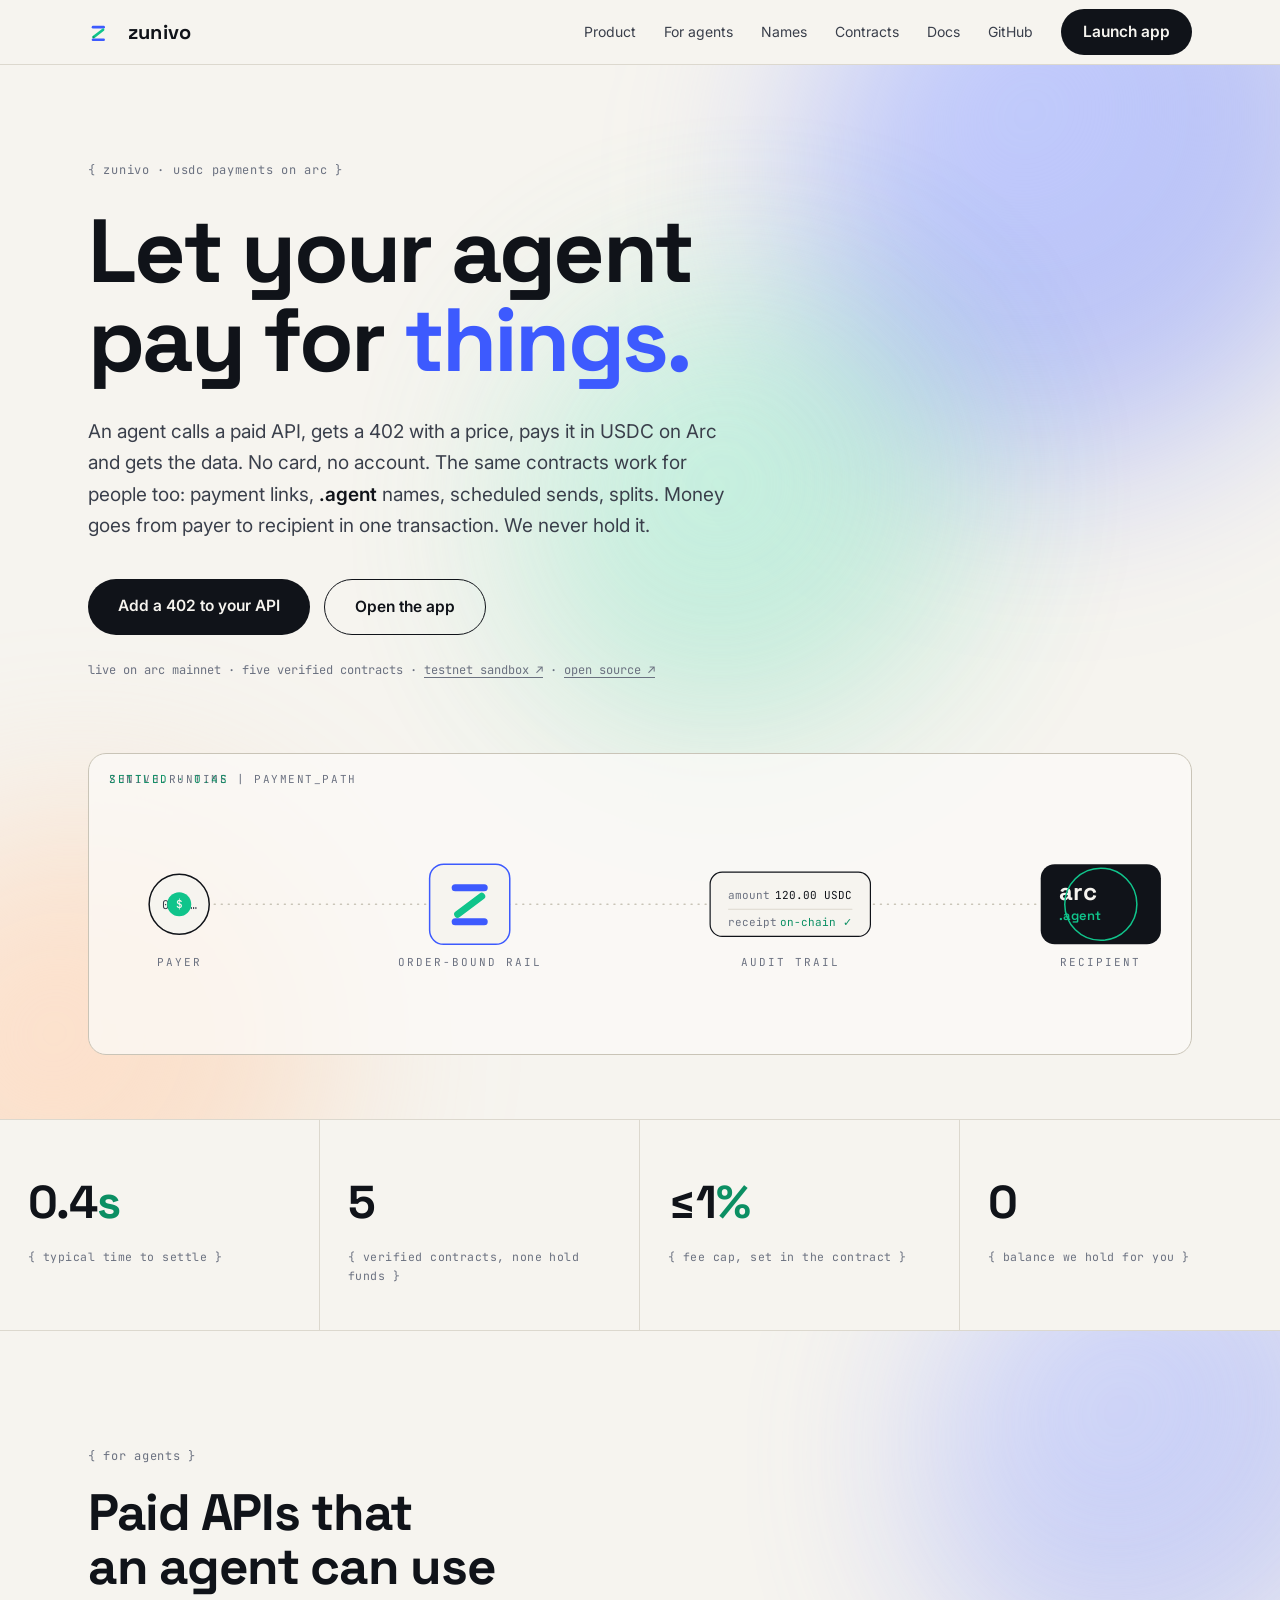
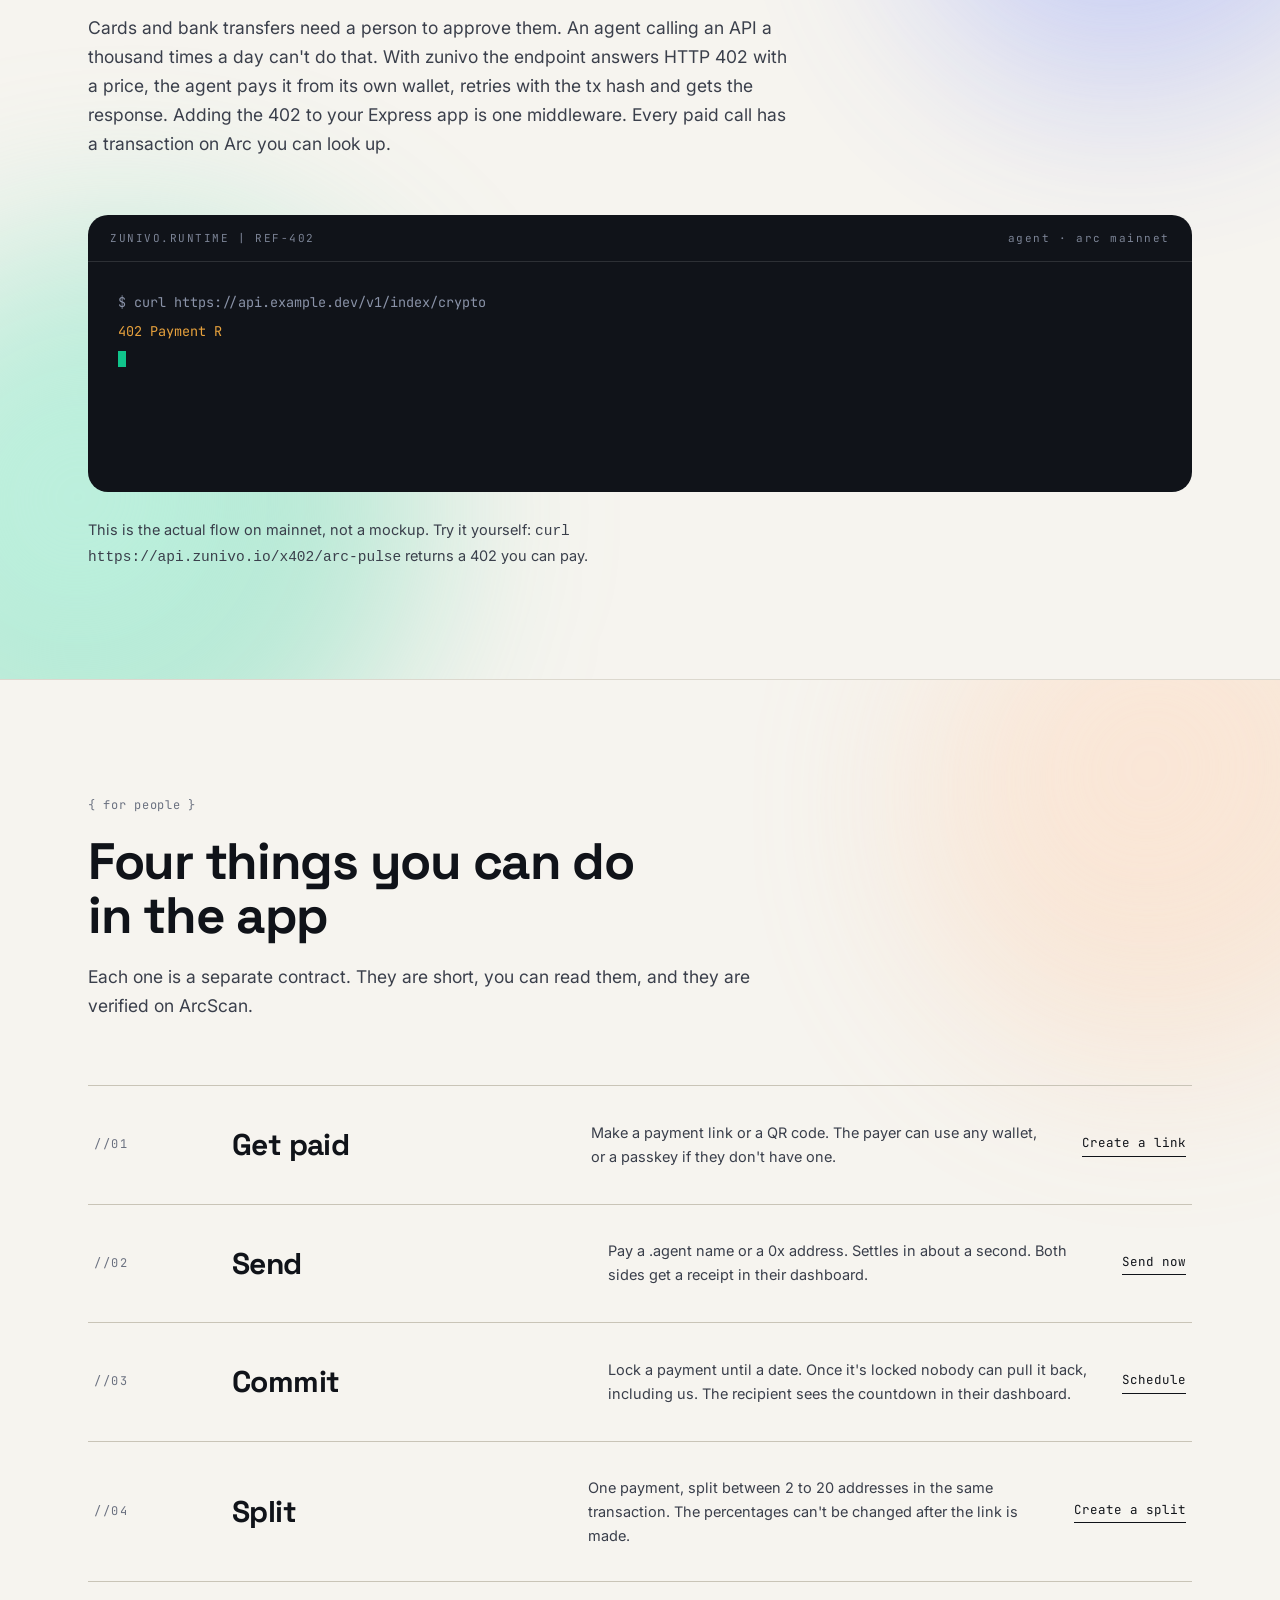
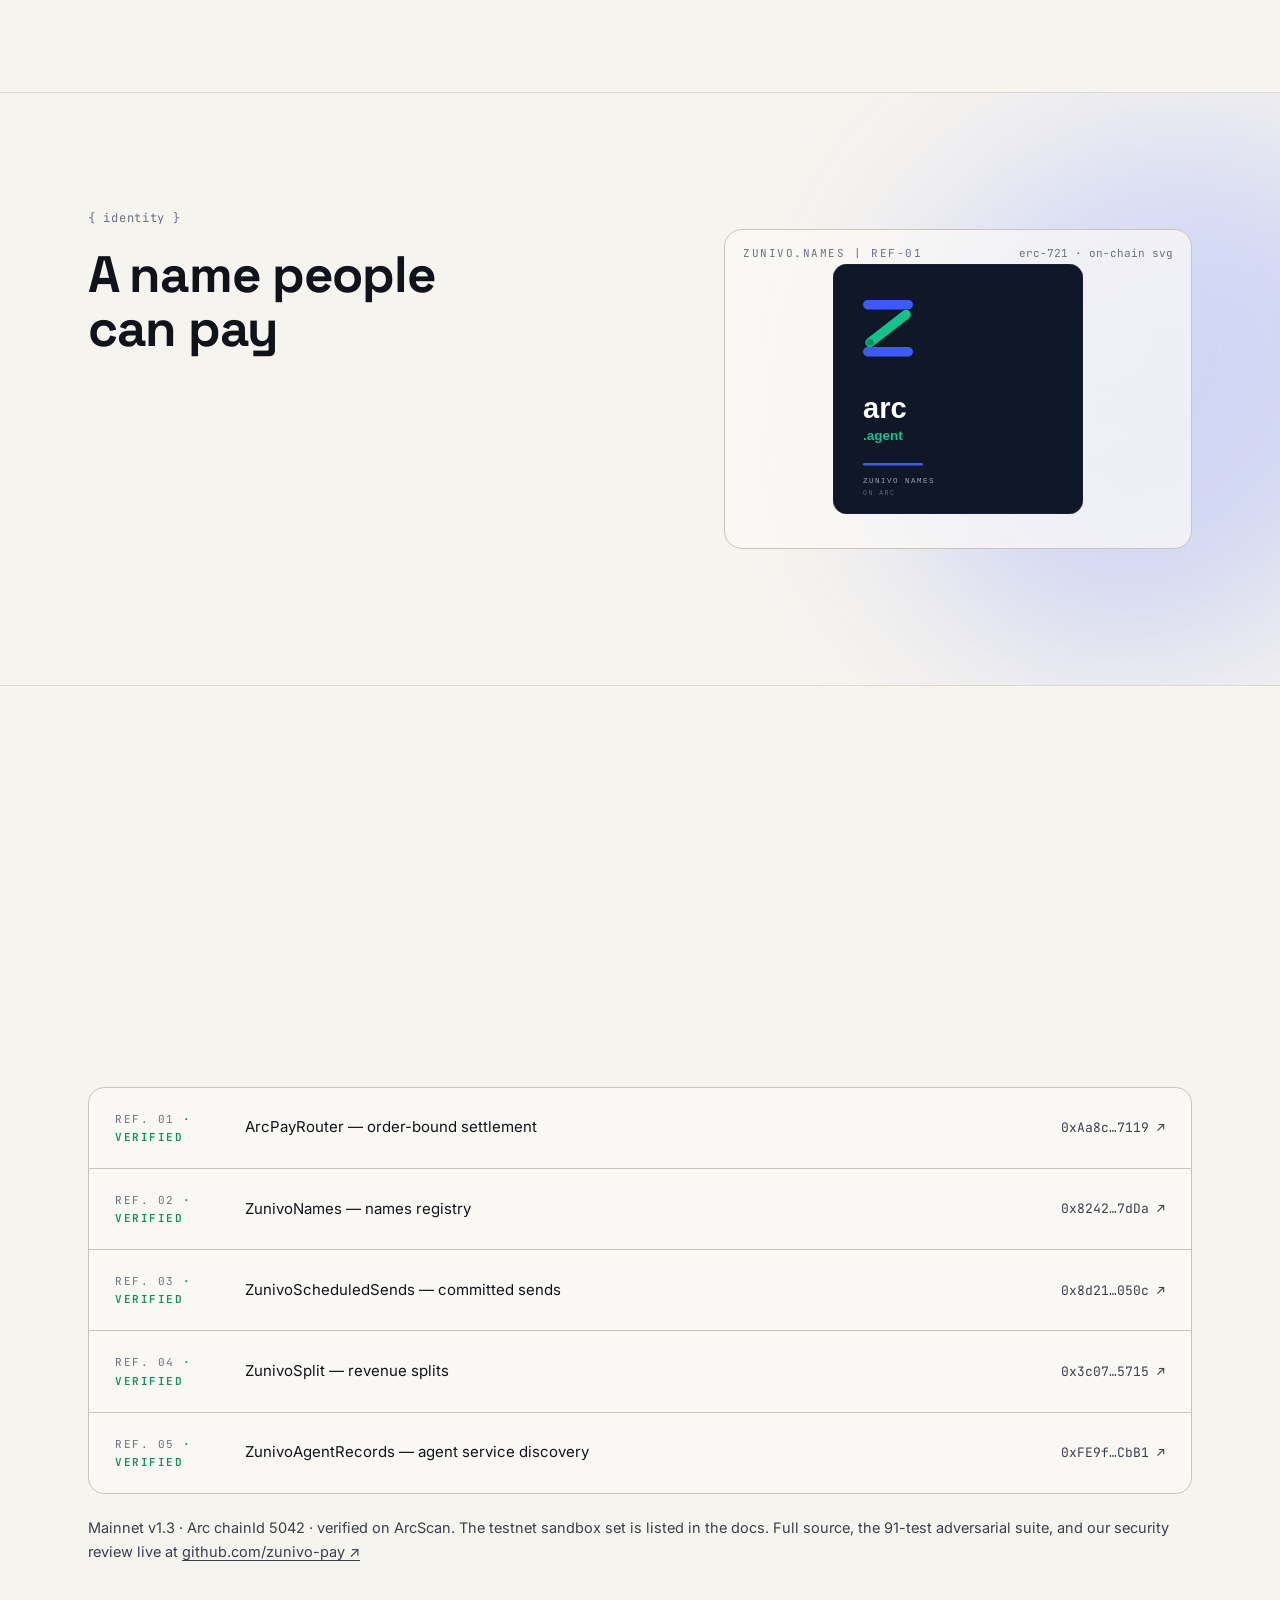
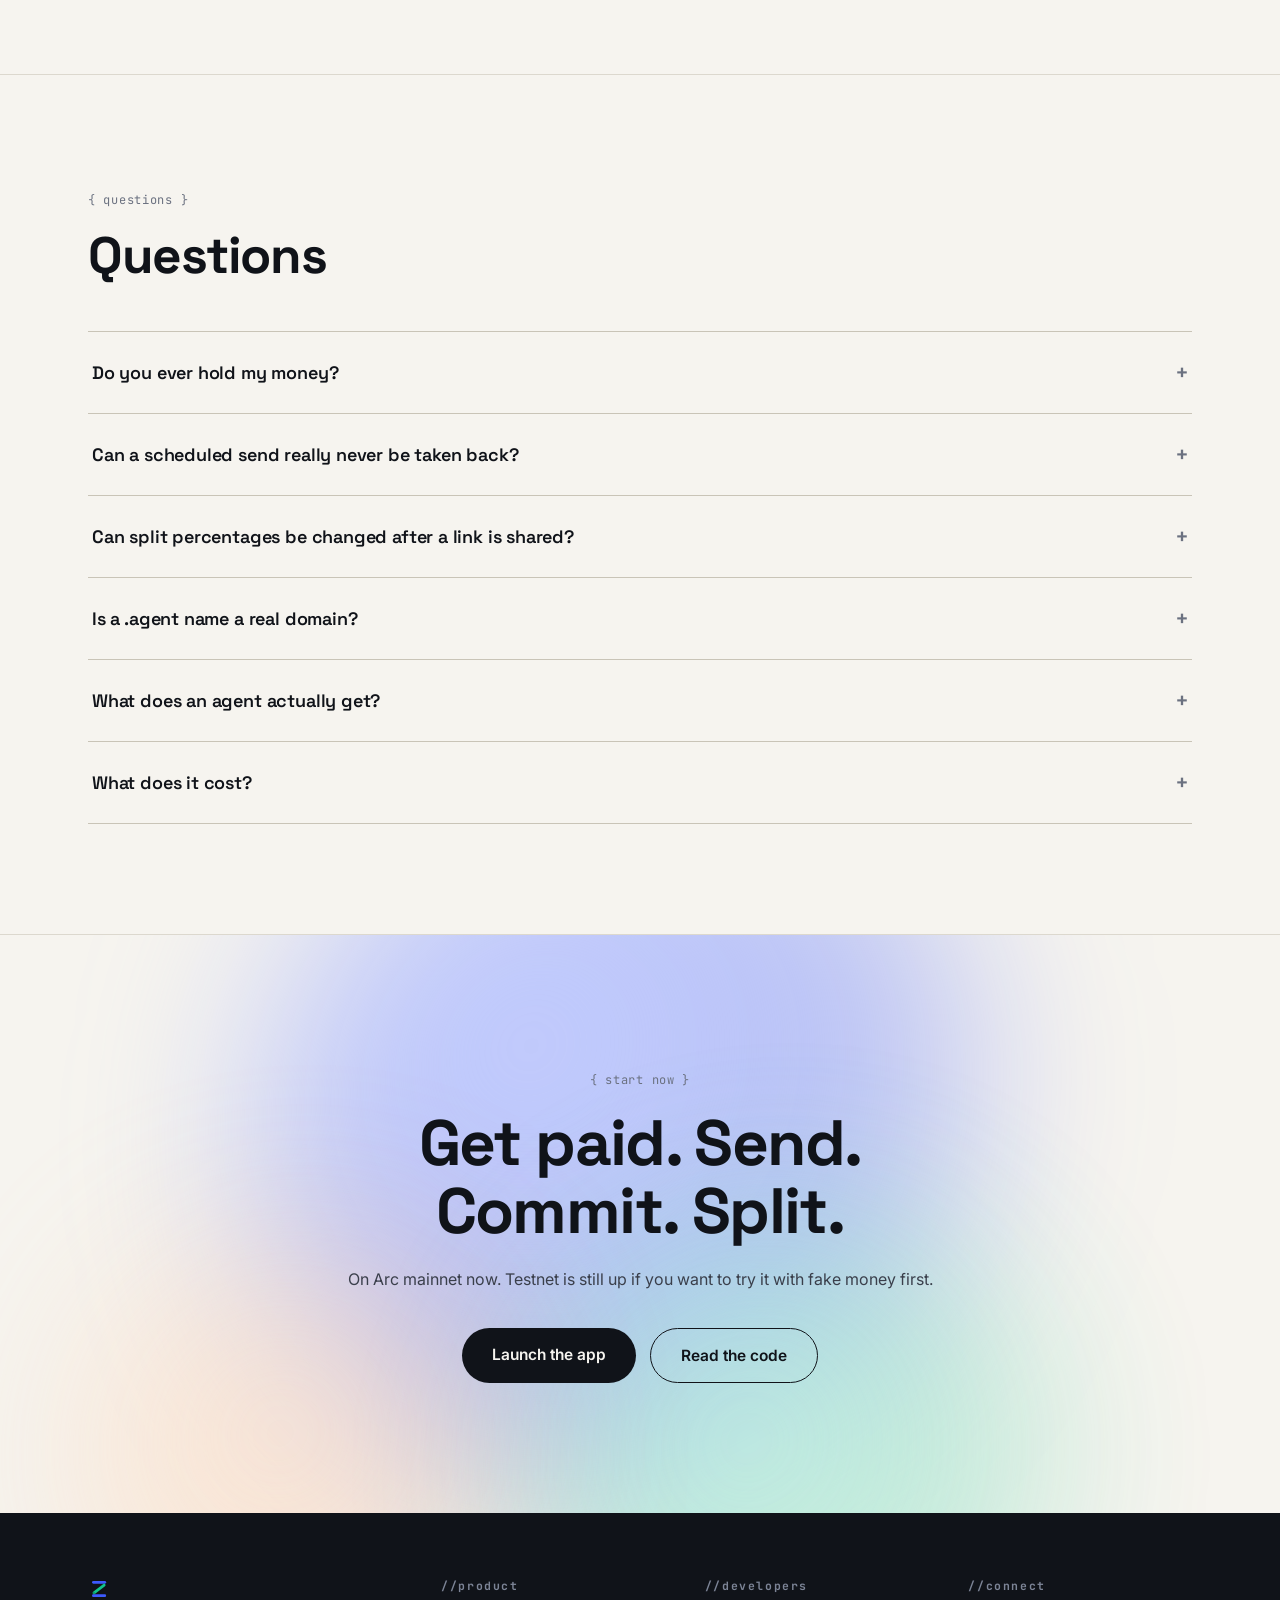
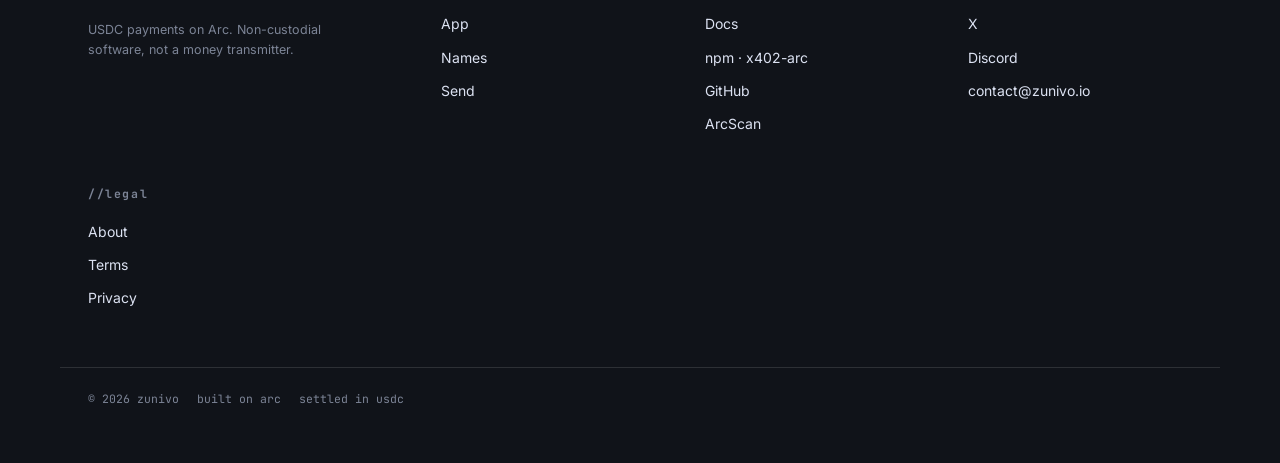
<file: index.html>
<!DOCTYPE html>
<html lang="en">
<head>
<meta charset="utf-8" />
<meta name="viewport" content="width=device-width, initial-scale=1" />
<title>Zunivo — the payment layer for AI agents on Arc</title>
<meta name="description" content="USDC payments on Arc for AI agents and the people who run them. An agent hits a paid API, gets a 402, pays, gets the data. Payment links, .agent names, scheduled sends and splits for humans. Non-custodial." />
<meta property="og:title" content="Zunivo · USDC payments for AI agents on Arc" />
<meta property="og:description" content="Agents pay for APIs over HTTP 402 in USDC. People get payment links, .agent names, scheduled sends and splits. Five verified contracts on Arc mainnet." />
<meta property="og:image" content="https://zunivo.io/og.png" />
<meta property="og:url" content="https://zunivo.io" />
<link rel="icon" type="image/svg+xml" href="/favicon.svg" />
<link rel="preconnect" href="https://fonts.googleapis.com" />
<link rel="preconnect" href="https://fonts.gstatic.com" crossorigin />
<link href="https://fonts.googleapis.com/css2?family=Space+Grotesk:wght@500;600;700&family=Inter:wght@400;500;600&family=JetBrains+Mono:wght@400;500;600&display=swap" rel="stylesheet" />
<style>
:root{
  --paper:#F6F4EF;--paper2:#EFECE4;--ink:#101319;--ink2:#3A3F4B;--mute:#6B7180;
  --hair:#DCD8CE;--hair2:#C9C4B7;
  --indigo:#3D5AFE;--mint:#0B8F63;--mint-l:#10C48B;
  --disp:'Space Grotesk',sans-serif;--body:'Inter',sans-serif;--mono:'JetBrains Mono',monospace;
}
*{margin:0;padding:0;box-sizing:border-box}
html{scroll-behavior:smooth}
body{font-family:var(--body);background:var(--paper);color:var(--ink);line-height:1.65;-webkit-font-smoothing:antialiased}
.wrap{max-width:1160px;margin:0 auto;padding:0 28px}
a{color:inherit;text-decoration:none}
::selection{background:var(--indigo);color:#fff}

.tag{font-family:var(--mono);font-size:12px;letter-spacing:.06em;color:var(--mute)}
.tag::before{content:"{ "}.tag::after{content:" }"}
.ref{font-family:var(--mono);font-size:11px;letter-spacing:.14em;color:var(--mute);text-transform:uppercase}

/* ---------- header ---------- */
header{position:sticky;top:0;z-index:50;background:rgba(246,244,239,.85);backdrop-filter:blur(12px);border-bottom:1px solid var(--hair)}
.hwrap{max-width:1160px;margin:0 auto;padding:0 28px;height:64px;display:flex;align-items:center;gap:12px}
.word{font-family:var(--disp);font-weight:700;font-size:20px;letter-spacing:.2px}
nav.links{margin-left:auto;display:flex;align-items:center;gap:28px;font-size:14px;color:var(--ink2)}
nav.links a:hover{color:var(--ink)}
nav.links a.btn{background:var(--ink);color:var(--paper);padding:10px 22px;border-radius:999px;font-weight:600;transition:background .15s,transform .15s}
nav.links a.btn:hover{background:var(--indigo);transform:translateY(-1px)}

/* ---------- hero ---------- */
.hero{padding:96px 0 64px;border-bottom:1px solid var(--hair)}
.hero .tag{display:block;margin-bottom:26px}
h1{font-family:var(--disp);font-weight:700;font-size:clamp(46px,7vw,92px);line-height:1.0;letter-spacing:-.03em}
h1 em{font-style:normal;color:var(--indigo)}
.hero .sub{margin:30px 0 38px;font-size:clamp(16px,1.5vw,19px);color:var(--ink2);max-width:640px}
.hero .sub b{color:var(--ink);font-weight:600}
.cta{display:flex;gap:14px;flex-wrap:wrap}
.btn{display:inline-block;font-weight:600;font-size:15.5px;padding:14px 30px;border-radius:999px;transition:transform .15s,background .15s,color .15s,border-color .15s}
.btn.primary{background:var(--ink);color:var(--paper)}
.btn.primary:hover{background:var(--indigo);transform:translateY(-1px)}
.btn.ghost{border:1.5px solid var(--ink);color:var(--ink)}
.btn.ghost:hover{border-color:var(--indigo);color:var(--indigo)}
.hero-note{margin-top:26px;font-family:var(--mono);font-size:12px;color:var(--mute)}
.hero-note a{text-decoration:underline;text-underline-offset:3px}

/* blueprint payment diagram */
.diagram{margin-top:72px;border:1px solid var(--hair2);border-radius:18px;background:#FBFAF7;position:relative;overflow:hidden}
.diagram .ref{position:absolute;top:16px;left:20px}
.diagram .ref-r{position:absolute;top:16px;right:20px}
.diagram svg{width:100%;height:auto;display:block}
.dot-travel{offset-path:path('M 90 150 L 380 150 L 380 150 L 700 150 L 1010 150');animation:travel 3.4s cubic-bezier(.5,.05,.4,1) infinite}
@keyframes travel{0%{offset-distance:0%;opacity:0}5%{opacity:1}88%{opacity:1}94%{offset-distance:100%;opacity:0}100%{offset-distance:100%;opacity:0}}
.settle-flash{animation:flash 3.4s ease infinite}
@keyframes flash{0%,88%{opacity:.35}93%{opacity:1}100%{opacity:.35}}
.pulse-ring{transform-origin:1010px 150px;animation:ring 3.4s ease-out infinite}
@keyframes ring{0%,88%{opacity:0;transform:scale(.4)}92%{opacity:.8;transform:scale(.8)}100%{opacity:0;transform:scale(1.6)}}

/* ---------- stats ---------- */
.stats{display:grid;grid-template-columns:repeat(4,1fr);border-bottom:1px solid var(--hair)}
.stat{padding:44px 28px;border-right:1px solid var(--hair)}
.stat:last-child{border-right:0}
.stat .n{font-family:var(--disp);font-weight:700;font-size:clamp(34px,3.6vw,52px);letter-spacing:-.02em}
.stat .n i{font-style:normal;color:var(--mint)}
.stat p{margin-top:8px;font-family:var(--mono);font-size:11.5px;letter-spacing:.04em;color:var(--mute)}

/* ---------- sections ---------- */
section{padding:110px 0;border-bottom:1px solid var(--hair)}
h2{font-family:var(--disp);font-weight:700;font-size:clamp(32px,4vw,52px);letter-spacing:-.025em;line-height:1.06;margin:18px 0 20px}
.lead{color:var(--ink2);font-size:17.5px;max-width:700px}

/* verbs — editorial rows */
.verbs{margin-top:64px;border-top:1px solid var(--hair2)}
.verb{display:grid;grid-template-columns:110px 1fr 1.4fr auto;gap:28px;align-items:center;padding:34px 6px;border-bottom:1px solid var(--hair2);transition:background .15s}
.verb:hover{background:#FBFAF7}
.verb .no{font-family:var(--mono);font-size:12px;letter-spacing:.14em;color:var(--mute)}
.verb h3{font-family:var(--disp);font-weight:700;font-size:clamp(22px,2.4vw,30px);letter-spacing:-.02em}
.verb p{font-size:14.5px;color:var(--ink2)}
.verb .more{font-family:var(--mono);font-size:12.5px;white-space:nowrap;color:var(--ink);border-bottom:1.5px solid var(--ink);padding-bottom:2px}
.verb:hover .more{color:var(--indigo);border-color:var(--indigo)}

/* machine — dark contrast block */
#machine .term{margin-top:56px;background:var(--ink);border-radius:20px;overflow:hidden;color:#DCE2F2}
.term-bar{display:flex;align-items:center;padding:14px 22px;border-bottom:1px solid rgba(255,255,255,.12)}
.term-bar .ref{color:#7C8496}
.term-bar em{margin-left:auto;font-style:normal;font-family:var(--mono);font-size:11px;letter-spacing:.14em;color:#7C8496}
.term-body{padding:26px 30px;font-family:var(--mono);font-size:13.5px;line-height:2.15;min-height:230px}
.term-body .c-cmd{color:#8A93A8}.term-body .c-warn{color:#E8A23D}.term-body .c-ok{color:#10C48B}.term-body .c-id{color:#8FA2FF}
.cursor{display:inline-block;width:8px;height:16px;background:#10C48B;vertical-align:-2px;animation:blink 1s steps(1) infinite}
@keyframes blink{50%{opacity:0}}
#machine .after{margin-top:26px;font-size:14.5px;color:var(--ink2);max-width:700px}

/* names */
.names-grid{display:grid;grid-template-columns:1.1fr .9fr;gap:64px;align-items:center}
.nftframe{border:1px solid var(--hair2);border-radius:18px;background:#FBFAF7;padding:34px;display:grid;place-items:center;position:relative}
.nftframe .ref{position:absolute;top:14px;left:18px}
.nftframe .ref-r{position:absolute;top:14px;right:18px;font-family:var(--mono);font-size:11px;color:var(--mute)}

/* trust — registry table */
.registry{margin-top:56px;border:1px solid var(--hair2);border-radius:16px;overflow:hidden;background:#FBFAF7}
.rrowc{display:grid;grid-template-columns:110px 1fr auto;gap:20px;align-items:center;padding:22px 26px;border-bottom:1px solid var(--hair2);font-size:15px;transition:background .15s}
.rrowc:last-child{border-bottom:0}
.rrowc:hover{background:var(--paper)}
.rrowc .ref b{color:var(--mint);font-weight:600}
.rrowc .mono{font-family:var(--mono);font-size:13px;color:var(--ink2)}
.rrowc .mono:hover{color:var(--indigo)}
.trust-note{margin-top:22px;font-size:14.5px;color:var(--ink2)}
.trust-note a{text-decoration:underline;text-underline-offset:3px}
.trust-note a:hover{color:var(--indigo)}

/* faq */
details{border-bottom:1px solid var(--hair2);padding:24px 4px}
details:first-of-type{border-top:1px solid var(--hair2);margin-top:48px}
summary{cursor:pointer;font-family:var(--disp);font-weight:600;font-size:18px;letter-spacing:-.01em;list-style:none;display:flex;justify-content:space-between;align-items:center}
summary::after{content:"+";font-family:var(--mono);font-size:20px;color:var(--mute)}
details[open] summary::after{content:"−"}
details p{margin-top:14px;font-size:15px;color:var(--ink2);max-width:760px}

/* cta */
.cta-final{padding:130px 0;text-align:center;border-bottom:0}
.cta-final h2{font-size:clamp(36px,5vw,64px)}
.cta-final p{color:var(--ink2);max-width:620px;margin:0 auto 36px}

/* footer */
footer{background:var(--ink);color:#B9BFCC;padding:64px 0 56px;font-size:14px}
.fgrid{display:grid;grid-template-columns:1.4fr 1fr 1fr 1fr;gap:40px}
.fcol h4{font-family:var(--mono);font-size:11.5px;letter-spacing:.14em;color:#7C8496;text-transform:lowercase;margin-bottom:16px}
.fcol h4::before{content:"//"}
.fcol a{display:block;margin-bottom:10px;color:#DCE2F2}
.fcol a:hover{color:#fff;text-decoration:underline;text-underline-offset:3px}
.fbrand p{margin-top:14px;font-size:12.5px;color:#7C8496;max-width:280px}
.fbot{margin-top:48px;padding-top:22px;border-top:1px solid rgba(255,255,255,.12);font-family:var(--mono);font-size:11.5px;color:#7C8496;display:flex;gap:18px;flex-wrap:wrap}


/* ---------- fluid layer (arc-style drifting blur blobs) ---------- */
.fluid{position:absolute;border-radius:50%;filter:blur(90px);pointer-events:none;z-index:0;will-change:transform}
.f-indigo{background:radial-gradient(circle at 35% 35%, #C3CDFF 0%, rgba(61,90,254,.34) 55%, transparent 72%)}
.f-mint{background:radial-gradient(circle at 40% 40%, #C2F5E3 0%, rgba(16,196,139,.30) 55%, transparent 72%)}
.f-peach{background:radial-gradient(circle at 40% 40%, #FFE3CF 0%, rgba(255,166,102,.28) 55%, transparent 72%)}
@keyframes driftA{0%{transform:translate(0,0) scale(1)}50%{transform:translate(70px,-50px) scale(1.18)}100%{transform:translate(-30px,30px) scale(.95)}}
@keyframes driftB{0%{transform:translate(0,0) scale(1.1)}50%{transform:translate(-80px,40px) scale(.9)}100%{transform:translate(40px,-30px) scale(1.2)}}
@keyframes driftC{0%{transform:translate(0,0) scale(.95)}50%{transform:translate(50px,60px) scale(1.15)}100%{transform:translate(-60px,-20px) scale(1)}}
.fluid.a{animation:driftA 26s ease-in-out infinite alternate}
.fluid.b{animation:driftB 34s ease-in-out infinite alternate}
.fluid.c{animation:driftC 30s ease-in-out infinite alternate}
.hero,.stats,section,.cta-final{position:relative;overflow:hidden}
.hero .wrap,section .wrap,.stats .stat{position:relative;z-index:1}
.diagram{background:rgba(251,250,247,.75);backdrop-filter:blur(2px)}
.nftframe{background:rgba(251,250,247,.7);backdrop-filter:blur(2px)}
.registry{background:rgba(251,250,247,.75);backdrop-filter:blur(2px)}

/* reveal */
.rv{opacity:0;transform:translateY(18px);transition:opacity .6s ease,transform .6s cubic-bezier(.2,.7,.2,1)}
.rv.in{opacity:1;transform:none}

@media (max-width:960px){
  .stats{grid-template-columns:repeat(2,1fr)}
  .stat:nth-child(2){border-right:0}
  .stat{border-bottom:1px solid var(--hair)}
  .verb{grid-template-columns:1fr;gap:10px;padding:26px 4px}
  .names-grid{grid-template-columns:1fr;gap:44px}
  .fgrid{grid-template-columns:1fr 1fr}
}
@media (max-width:600px){
  .hero{padding-top:64px}
  nav.links a:not(.btn){display:none}
  .stats{grid-template-columns:1fr}
  .stat{border-right:0}
  .rrowc{grid-template-columns:1fr;gap:8px}
}
@media (prefers-reduced-motion: reduce){
  *,*::before,*::after{animation:none!important;transition:none!important}
  .rv{opacity:1;transform:none}
}
</style>
</head>
<body>

<header>
  <div class="hwrap">
    <svg width="28" height="21" viewBox="0 0 152 112" aria-hidden="true"><rect x="20" y="20" width="72" height="14" rx="7" fill="#3D5AFE"/><line x1="82" y1="41" x2="30" y2="81" stroke="#10C48B" stroke-width="14" stroke-linecap="round"/><circle cx="30" cy="81" r="5" fill="#0B8F63"/><rect x="20" y="88" width="72" height="14" rx="7" fill="#3D5AFE"/></svg>
    <span class="word">zunivo</span>
    <nav class="links">
      <a href="#verbs">Product</a>
      <a href="#machine">For agents</a>
      <a href="#names">Names</a>
      <a href="#trust">Contracts</a>
      <a href="https://docs.zunivo.io" target="_blank" rel="noreferrer">Docs</a>
      <a href="https://github.com/zunivo-pay" target="_blank" rel="noreferrer">GitHub</a>
      <a class="btn" href="https://app.zunivo.io/">Launch app</a>
    </nav>
  </div>
</header>

<!-- HERO -->
<div class="hero">
  <div class="fluid f-indigo a" style="width:620px;height:620px;top:-180px;right:-140px"></div>
  <div class="fluid f-mint b" style="width:480px;height:480px;top:220px;right:280px;opacity:.8"></div>
  <div class="fluid f-peach c" style="width:520px;height:520px;bottom:-220px;left:-160px"></div>
  <div class="wrap">
    <span class="tag">zunivo · usdc payments on arc</span>
    <h1>Let your agent<br />pay for <em>things.</em></h1>
    <p class="sub">An agent calls a paid API, gets a 402 with a price, pays it in USDC on Arc and gets the data. No card, no account.
      The same contracts work for people too: payment links, <b>.agent</b> names, scheduled sends, splits.
      Money goes from payer to recipient in one transaction. We never hold it.</p>
    <div class="cta">
      <a class="btn primary" href="https://docs.zunivo.io">Add a 402 to your API</a>
      <a class="btn ghost" href="https://app.zunivo.io/">Open the app</a>
    </div>
    <p class="hero-note">live on arc mainnet · five verified contracts · <a href="https://testnet.zunivo.io/" target="_blank" rel="noreferrer">testnet sandbox ↗</a> · <a href="https://github.com/zunivo-pay" target="_blank" rel="noreferrer">open source ↗</a></p>

    <!-- blueprint payment diagram -->
    <div class="diagram rv">
      <span class="ref">zunivo.runtime | payment_path</span>
      <span class="ref ref-r settle-flash" style="color:var(--mint)">settled · 0.4s</span>
      <svg viewBox="0 0 1100 300" xmlns="http://www.w3.org/2000/svg" role="img" aria-label="A payment travelling from payer through the order-bound rail to arc.agent">
        <line x1="90" y1="150" x2="1010" y2="150" stroke="#C9C4B7" stroke-width="1.5" stroke-dasharray="1 6" stroke-linecap="round"/>
        <!-- payer -->
        <g>
          <circle cx="90" cy="150" r="30" fill="#F6F4EF" stroke="#101319" stroke-width="1.5"/>
          <text x="90" y="155" text-anchor="middle" font-family="JetBrains Mono,monospace" font-size="12" fill="#3A3F4B">0xF5…</text>
          <text x="90" y="212" text-anchor="middle" font-family="JetBrains Mono,monospace" font-size="11" letter-spacing="2" fill="#6B7180">PAYER</text>
        </g>
        <!-- order node -->
        <g>
          <rect x="340" y="110" width="80" height="80" rx="14" fill="#F6F4EF" stroke="#3D5AFE" stroke-width="1.5"/>
          <rect x="362" y="130" width="36" height="7" rx="3.5" fill="#3D5AFE"/>
          <line x1="392" y1="142" x2="368" y2="160" stroke="#10C48B" stroke-width="7" stroke-linecap="round"/>
          <rect x="362" y="164" width="36" height="7" rx="3.5" fill="#3D5AFE"/>
          <text x="380" y="212" text-anchor="middle" font-family="JetBrains Mono,monospace" font-size="11" letter-spacing="2" fill="#6B7180">ORDER-BOUND RAIL</text>
        </g>
        <!-- receipt node -->
        <g>
          <rect x="620" y="118" width="160" height="64" rx="12" fill="#F6F4EF" stroke="#101319" stroke-width="1.2"/>
          <text x="638" y="145" font-family="JetBrains Mono,monospace" font-size="11" fill="#6B7180">amount</text>
          <text x="762" y="145" text-anchor="end" font-family="JetBrains Mono,monospace" font-size="11" fill="#101319">120.00 USDC</text>
          <line x1="638" y1="155" x2="762" y2="155" stroke="#DCD8CE" stroke-width="1"/>
          <text x="638" y="172" font-family="JetBrains Mono,monospace" font-size="11" fill="#6B7180">receipt</text>
          <text x="762" y="172" text-anchor="end" font-family="JetBrains Mono,monospace" font-size="11" fill="#0B8F63">on-chain ✓</text>
          <text x="700" y="212" text-anchor="middle" font-family="JetBrains Mono,monospace" font-size="11" letter-spacing="2" fill="#6B7180">AUDIT TRAIL</text>
        </g>
        <!-- recipient -->
        <g class="settle-flash">
          <rect x="950" y="110" width="120" height="80" rx="14" fill="#101319"/>
          <text x="968" y="146" font-family="Space Grotesk,sans-serif" font-weight="700" font-size="24" fill="#F6F4EF">arc</text>
          <text x="968" y="166" font-family="Space Grotesk,sans-serif" font-weight="600" font-size="13" fill="#10C48B">.agent</text>
          <text x="1010" y="212" text-anchor="middle" font-family="JetBrains Mono,monospace" font-size="11" letter-spacing="2" fill="#6B7180">RECIPIENT</text>
        </g>
        <circle class="pulse-ring" cx="1010" cy="150" r="36" fill="none" stroke="#10C48B" stroke-width="1.5"/>
      </svg>
      <!-- travelling coin -->
      <div style="position:absolute;inset:0;pointer-events:none">
        <svg viewBox="0 0 1100 300" style="width:100%;height:100%;overflow:visible">
          <g class="dot-travel">
            <circle r="12" fill="#10C48B"/>
            <text y="4" text-anchor="middle" font-family="JetBrains Mono,monospace" font-weight="600" font-size="11" fill="#F6F4EF">$</text>
          </g>
        </svg>
      </div>
    </div>
  </div>
</div>

<!-- STATS -->
<div class="stats">
  <div class="stat rv"><div class="n">0.4<i>s</i></div><p>{ typical time to settle }</p></div>
  <div class="stat rv"><div class="n">5</div><p>{ verified contracts, none hold funds }</p></div>
  <div class="stat rv"><div class="n">≤1<i>%</i></div><p>{ fee cap, set in the contract }</p></div>
  <div class="stat rv"><div class="n">0</div><p>{ balance we hold for you }</p></div>
</div>

<!-- MACHINE -->
<section id="machine">
  <div class="fluid f-mint a" style="width:640px;height:640px;bottom:-200px;left:-180px"></div>
  <div class="fluid f-indigo c" style="width:520px;height:520px;top:-120px;right:-160px;opacity:.75"></div>
  <div class="wrap">
    <span class="tag rv">for agents</span>
    <h2 class="rv">Paid APIs that<br />an agent can use</h2>
    <p class="lead rv">Cards and bank transfers need a person to approve them. An agent calling an API a thousand times a day can't do that.
      With zunivo the endpoint answers HTTP 402 with a price, the agent pays it from its own wallet, retries with the tx hash and gets the response.
      Adding the 402 to your Express app is one middleware. Every paid call has a transaction on Arc you can look up.</p>
    <div class="term rv">
      <div class="term-bar"><span class="ref">zunivo.runtime | ref-402</span><em>agent · arc mainnet</em></div>
      <div class="term-body" id="termBody"><span class="cursor"></span></div>
    </div>
    <p class="after rv">This is the actual flow on mainnet, not a mockup. Try it yourself: <code>curl https://api.zunivo.io/x402/arc-pulse</code> returns a 402 you can pay.</p>
  </div>
</section>

<!-- VERBS -->
<section id="verbs">
  <div class="fluid f-peach b" style="width:560px;height:560px;top:-140px;right:-200px;opacity:.7"></div>
  <div class="wrap">
    <span class="tag rv">for people</span>
    <h2 class="rv">Four things you can do<br />in the app</h2>
    <p class="lead rv">Each one is a separate contract. They are short, you can read them, and they are verified on ArcScan.</p>
    <div class="verbs rv">
      <a class="verb" href="https://app.zunivo.io/">
        <span class="no">//01</span>
        <h3>Get paid</h3>
        <p>Make a payment link or a QR code. The payer can use any wallet, or a passkey if they don't have one.</p>
        <span class="more">Create a link</span>
      </a>
      <a class="verb" href="https://app.zunivo.io/send">
        <span class="no">//02</span>
        <h3>Send</h3>
        <p>Pay a .agent name or a 0x address. Settles in about a second. Both sides get a receipt in their dashboard.</p>
        <span class="more">Send now</span>
      </a>
      <a class="verb" href="https://app.zunivo.io/send">
        <span class="no">//03</span>
        <h3>Commit</h3>
        <p>Lock a payment until a date. Once it's locked nobody can pull it back, including us. The recipient sees the countdown in their dashboard.</p>
        <span class="more">Schedule</span>
      </a>
      <a class="verb" href="https://app.zunivo.io/">
        <span class="no">//04</span>
        <h3>Split</h3>
        <p>One payment, split between 2 to 20 addresses in the same transaction. The percentages can't be changed after the link is made.</p>
        <span class="more">Create a split</span>
      </a>
    </div>
  </div>
</section>



<!-- NAMES -->
<section id="names">
  <div class="fluid f-indigo b" style="width:560px;height:560px;top:40px;right:-180px;opacity:.65"></div>
  <div class="wrap names-grid">
    <div>
      <span class="tag rv">identity</span>
      <h2 class="rv">A name people<br />can pay</h2>
      <p class="lead rv"><b style="color:var(--ink)">yourname.agent</b> is an ERC-721 on Arc. Whoever holds it receives the USDC sent to that name,
        so if you sell or transfer the name the payments go with it. The image and metadata are stored in the contract, not on a server. 1 USDC to mint.</p>
      <div class="cta rv" style="margin-top:30px">
        <a class="btn primary" href="https://app.zunivo.io/names">Search a name</a>
      </div>
    </div>
    <div class="nftframe rv">
      <span class="ref">zunivo.names | ref-01</span>
      <span class="ref-r">erc-721 · on-chain svg</span>
      <svg width="250" height="250" viewBox="0 0 500 500" role="img"><title>arc.agent name NFT</title><rect width="500" height="500" rx="28" fill="#101828" stroke="#2A3450"/><rect x="60" y="72" width="100" height="19" rx="9.5" fill="#3D5AFE"/><line x1="146" y1="101" x2="74" y2="157" stroke="#10C48B" stroke-width="19" stroke-linecap="round"/><circle cx="74" cy="157" r="7" fill="#0B8F63"/><rect x="60" y="166" width="100" height="19" rx="9.5" fill="#3D5AFE"/><text x="60" y="308" font-family="Helvetica,Arial,sans-serif" font-weight="700" font-size="58" fill="#FFFFFF">arc</text><text x="60" y="352" font-family="Helvetica,Arial,sans-serif" font-weight="600" font-size="27" fill="#10C48B">.agent</text><rect x="60" y="398" width="120" height="5" rx="2.5" fill="#3D5AFE"/><text x="60" y="438" font-family="Courier,monospace" font-size="15" letter-spacing="3" fill="#98A2B3">ZUNIVO NAMES</text><text x="60" y="462" font-family="Courier,monospace" font-size="13" letter-spacing="3" fill="#5B6474">ON ARC</text></svg>
    </div>
  </div>
</section>

<!-- TRUST -->
<section id="trust">
  <div class="wrap">
    <span class="tag rv">contracts</span>
    <h2 class="rv">What's actually on chain</h2>
    <p class="lead rv">Five contracts: settlement, names, scheduled sends, splits and agent records. Payments pass straight through to the recipient.
      Locked sends sit in a contract that has no owner function to move them. There is no pooled balance for anyone to drain, including us.</p>
    <div class="registry rv">
      <div class="rrowc"><span class="ref">ref. 01 <b>· verified</b></span><span>ArcPayRouter — order-bound settlement</span>
        <a class="mono" href="https://arc.etherscan.io/address/0xAa8c293495446d04a51A32e2e4557EDE3BfC7119" target="_blank" rel="noreferrer">0xAa8c…7119 ↗</a></div>
      <div class="rrowc"><span class="ref">ref. 02 <b>· verified</b></span><span>ZunivoNames — names registry</span>
        <a class="mono" href="https://arc.etherscan.io/address/0x824218447E8Dbf10E535dC7fB6ab7b68105c7dDa" target="_blank" rel="noreferrer">0x8242…7dDa ↗</a></div>
      <div class="rrowc"><span class="ref">ref. 03 <b>· verified</b></span><span>ZunivoScheduledSends — committed sends</span>
        <a class="mono" href="https://arc.etherscan.io/address/0x8d2193555Ad7C3f2EEfe66Ede0F8A3477774050c" target="_blank" rel="noreferrer">0x8d21…050c ↗</a></div>
      <div class="rrowc"><span class="ref">ref. 04 <b>· verified</b></span><span>ZunivoSplit — revenue splits</span>
        <a class="mono" href="https://arc.etherscan.io/address/0x3c07F894A14AA080191b2Cc95dd4d0BfA31E5715" target="_blank" rel="noreferrer">0x3c07…5715 ↗</a></div>
      <div class="rrowc"><span class="ref">ref. 05 <b>· verified</b></span><span>ZunivoAgentRecords — agent service discovery</span>
        <a class="mono" href="https://arc.etherscan.io/address/0xFE9fca63CaA64FBf0B2F089786A706f0C99dCbB1" target="_blank" rel="noreferrer">0xFE9f…CbB1 ↗</a></div>
    </div>
    <p class="trust-note rv">Mainnet v1.3 · Arc chainId 5042 · verified on ArcScan. The testnet sandbox set is listed in the docs.
      Full source, the 91-test adversarial suite, and our security review live at
      <a href="https://github.com/zunivo-pay" target="_blank" rel="noreferrer">github.com/zunivo-pay ↗</a></p>
  </div>
</section>

<!-- FAQ -->
<section id="faq">
  <div class="wrap">
    <span class="tag rv">questions</span>
    <h2 class="rv">Questions</h2>
    <details class="rv"><summary>Do you ever hold my money?</summary>
      <p>No. A payment goes from the payer to the recipient inside one transaction. A locked send sits in the ScheduledSends contract,
      which has no function that lets us move it. There is no balance held on your behalf anywhere.</p></details>
    <details class="rv"><summary>Can a scheduled send really never be taken back?</summary>
      <p>If you created it without the reclaim option, correct. Before the unlock time nothing can move it, not the sender, not us.
      After unlock anyone can call release, but the money can only go to the recipient set at creation. The tests for this are in the repo.</p></details>
    <details class="rv"><summary>Can split percentages be changed after a link is shared?</summary>
      <p>No. The list of recipients and percentages is written once when the split is created and the contract has no function to edit it.
      If you need different shares, make a new split.</p></details>
    <details class="rv"><summary>Is a .agent name a real domain?</summary>
      <p>No, it's not DNS. It's an NFT on Arc that resolves to a payout address, and you can transfer or sell it like any NFT.
      It has nothing to do with Unstoppable Domains' .agent TLD or any ICANN registry.</p></details>
    <details class="rv"><summary>What does an agent actually get?</summary>
      <p>A way to pay for an API call without a human approving it. The server returns 402 with a price, the agent's wallet pays it on Arc,
      the server checks the tx and returns the data. The SDK handles the 402, the payment and the retry; the MCP server does the same for Claude and other desktop agents.</p></details>
    <details class="rv"><summary>What does it cost?</summary>
      <p>Gas on Arc is a fraction of a cent, paid in USDC. The protocol fee is hard-capped at 1% in immutable
      code and is currently 0.5% on mainnet (0% on the testnet sandbox). A <code>.agent</code> name is 1 USDC on mainnet.</p></details>
  </div>
</section>

<!-- CTA -->
<section class="cta-final">
  <div class="fluid f-indigo a" style="width:760px;height:760px;top:-160px;left:50%;margin-left:-380px"></div>
  <div class="fluid f-mint c" style="width:560px;height:560px;bottom:-260px;left:50%;margin-left:-120px;opacity:.8"></div>
  <div class="fluid f-peach b" style="width:480px;height:480px;bottom:-200px;left:50%;margin-left:-560px;opacity:.7"></div>
  <div class="wrap">
    <span class="tag rv">start now</span>
    <h2 class="rv">Get paid. Send.<br />Commit. Split.</h2>
    <p class="rv">On Arc mainnet now. Testnet is still up if you want to try it with fake money first.</p>
    <div class="cta rv" style="justify-content:center">
      <a class="btn primary" href="https://app.zunivo.io/">Launch the app</a>
      <a class="btn ghost" href="https://github.com/zunivo-pay" target="_blank" rel="noreferrer">Read the code</a>
    </div>
  </div>
</section>

<footer>
  <div class="wrap fgrid">
    <div class="fcol fbrand">
      <svg width="30" height="22" viewBox="0 0 152 112" aria-hidden="true"><rect x="20" y="20" width="72" height="14" rx="7" fill="#3D5AFE"/><line x1="82" y1="41" x2="30" y2="81" stroke="#10C48B" stroke-width="14" stroke-linecap="round"/><circle cx="30" cy="81" r="5" fill="#0B8F63"/><rect x="20" y="88" width="72" height="14" rx="7" fill="#3D5AFE"/></svg>
      <p>USDC payments on Arc. Non-custodial software, not a money transmitter.</p>
    </div>
    <div class="fcol">
      <h4>product</h4>
      <a href="https://app.zunivo.io/">App</a>
      <a href="https://app.zunivo.io/names">Names</a>
      <a href="https://app.zunivo.io/send">Send</a>
    </div>
    <div class="fcol">
      <h4>developers</h4>
      <a href="https://docs.zunivo.io" target="_blank" rel="noreferrer">Docs</a>
      <a href="https://www.npmjs.com/package/zunivo-x402-arc" target="_blank" rel="noreferrer">npm · x402-arc</a>
      <a href="https://github.com/zunivo-pay" target="_blank" rel="noreferrer">GitHub</a>
      <a href="https://arc.etherscan.io/address/0xAa8c293495446d04a51A32e2e4557EDE3BfC7119" target="_blank" rel="noreferrer">ArcScan</a>
    </div>
    <div class="fcol">
      <h4>connect</h4>
      <a href="https://x.com/zunivo_io" target="_blank" rel="noreferrer">X</a>
      <a href="https://discord.com/invite/hyqd3rSFR6" target="_blank" rel="noreferrer">Discord</a>
      <a href="mailto:contact@zunivo.io">contact@zunivo.io</a>
    </div>
    <div class="fcol">
      <h4>legal</h4>
      <a href="/about">About</a>
      <a href="/terms">Terms</a>
      <a href="/privacy">Privacy</a>
    </div>
  </div>
  <div class="wrap fbot">
    <span>© 2026 zunivo</span><span>built on arc</span><span>settled in usdc</span>
  </div>
</footer>

<script>
/* scroll reveal */
(function(){
  const io=new IntersectionObserver(es=>es.forEach(e=>{if(e.isIntersecting){e.target.classList.add('in');io.unobserve(e.target)}}),{threshold:.12});
  document.querySelectorAll('.rv').forEach((el,i)=>{el.style.transitionDelay=(i%3*80)+'ms';io.observe(el)});
})();

/* terminal typewriter loop */
(function(){
  const lines=[
    ['c-cmd','$ curl https://api.example.dev/v1/index/crypto'],
    ['c-warn','402 Payment Required · 0.05 USDC · order <i class="c-id">9b4e3c4b</i>'],
    ['c-cmd','agent — paying 0.05 USDC on Arc… <i class="c-ok">✓ settled</i>'],
    ['c-cmd','$ curl -H "X-Zunivo-Order: 9b4e3c4b" https://api.example.dev/v1/index/crypto'],
    ['c-ok','200 OK — data delivered · receipt on-chain']
  ];
  const body=document.getElementById('termBody');
  const reduced=matchMedia('(prefers-reduced-motion: reduce)').matches;
  if(reduced){body.innerHTML=lines.map(l=>'<div class="'+l[0]+'">'+l[1]+'</div>').join('');return}
  let li=0,ci=0,cur,row;
  function newline(){const d=document.createElement('div');d.className=lines[li][0];body.insertBefore(d,cur);return d}
  function start(){body.innerHTML='<span class="cursor"></span>';cur=body.querySelector('.cursor');li=0;ci=0;row=newline();type()}
  function type(){
    const plain=lines[li][1].replace(/<[^>]*>/g,'');
    if(ci<=plain.length){row.textContent=plain.slice(0,ci);ci++;setTimeout(type,ci<3?280:15+Math.random()*24)}
    else{row.innerHTML=lines[li][1];li++;ci=0;
      if(li<lines.length){row=newline();setTimeout(type,400)}
      else setTimeout(start,5200)}
  }
  start();
})();
</script>
</body>
</html>
</file>
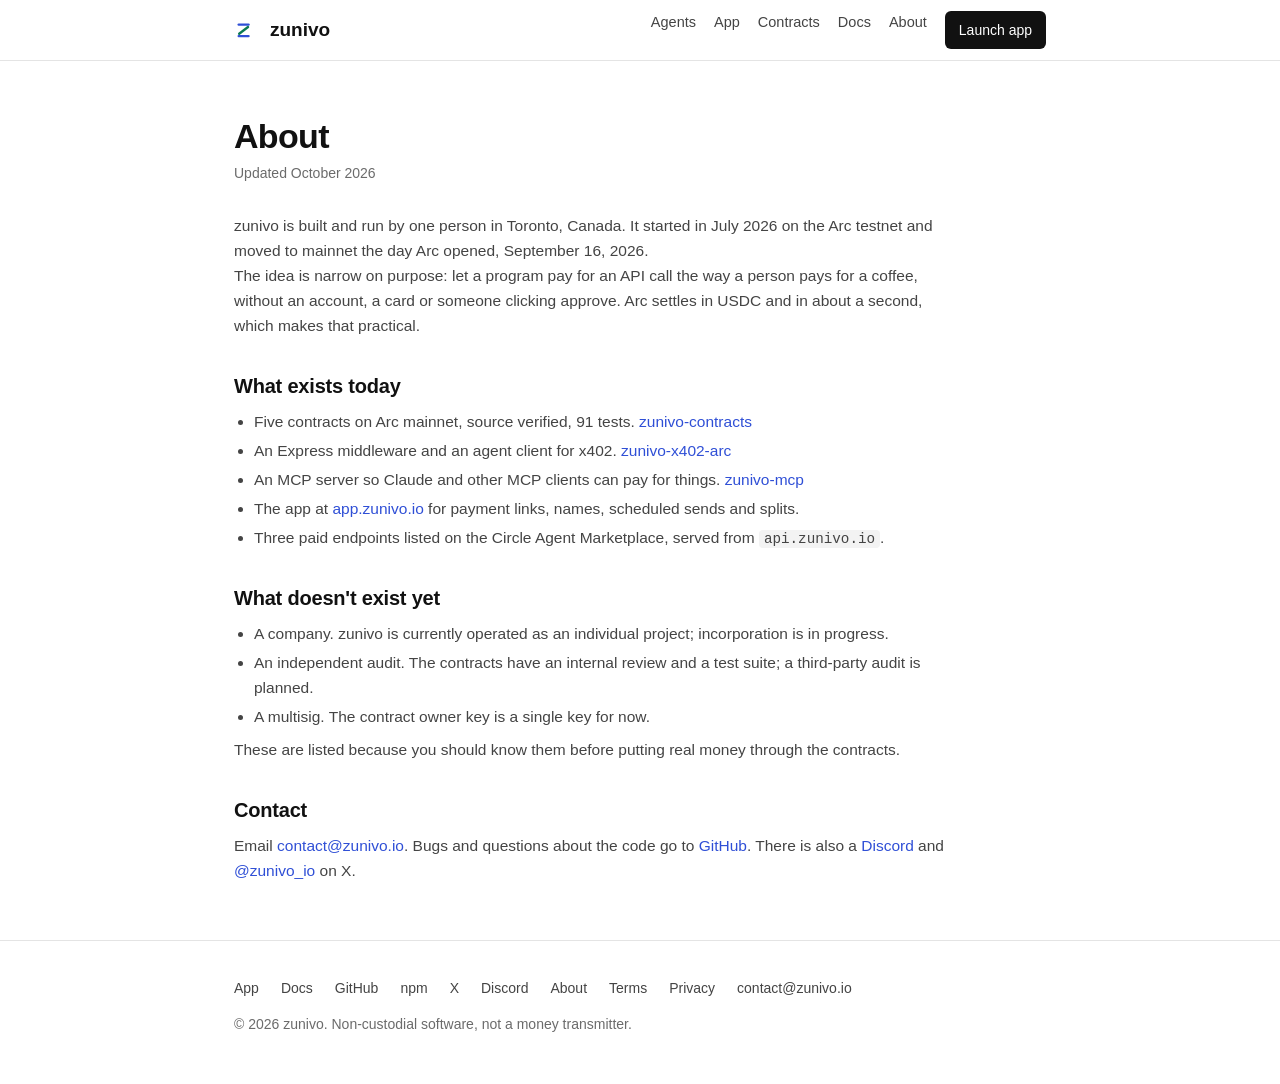
<file: about.html>
<!DOCTYPE html>
<html lang="en">
<head>
<meta charset="utf-8" />
<meta name="viewport" content="width=device-width, initial-scale=1" />
<title>About zunivo</title>
<meta name="description" content="Who builds zunivo and how to reach them." />
<link rel="canonical" href="https://zunivo.io/about" />
<meta property="og:title" content="About zunivo" />
<meta property="og:description" content="Who builds zunivo and how to reach them." />
<meta property="og:image" content="https://zunivo.io/og.png" />
<meta property="og:url" content="https://zunivo.io/about" />
<link rel="icon" type="image/svg+xml" href="/favicon.svg" />
<link rel="stylesheet" href="/site.css" />
</head>
<body>
<header><div class="wrap nav">
  <a class="brand" href="/"><svg viewBox="0 0 152 112" aria-hidden="true"><rect x="20" y="20" width="72" height="14" rx="7" fill="#2f4fd6"/><line x1="82" y1="41" x2="30" y2="81" stroke="#0b7a52" stroke-width="14" stroke-linecap="round"/><rect x="20" y="88" width="72" height="14" rx="7" fill="#2f4fd6"/></svg>zunivo</a>
  <nav>
    <a href="/#agents">Agents</a>
    <a href="/#app" class="hide">App</a>
    <a href="/#contracts">Contracts</a>
    <a href="https://docs.zunivo.io">Docs</a>
    <a href="/about" class="hide">About</a>
    <a class="cta" href="https://app.zunivo.io/">Launch app</a>
  </nav>
</div></header>

<section class="doc"><div class="wrap">
  <h1>About</h1>
  <p class="meta">Updated October 2026</p>
  <p>zunivo is built and run by one person in Toronto, Canada. It started in July 2026 on the Arc testnet and moved to mainnet the day Arc opened, September 16, 2026.</p>
  <p>The idea is narrow on purpose: let a program pay for an API call the way a person pays for a coffee, without an account, a card or someone clicking approve. Arc settles in USDC and in about a second, which makes that practical.</p>
  <h2>What exists today</h2>
  <ul>
    <li>Five contracts on Arc mainnet, source verified, 91 tests. <a href="https://github.com/zunivo-pay/zunivo-contracts">zunivo-contracts</a></li>
    <li>An Express middleware and an agent client for x402. <a href="https://www.npmjs.com/package/zunivo-x402-arc">zunivo-x402-arc</a></li>
    <li>An MCP server so Claude and other MCP clients can pay for things. <a href="https://www.npmjs.com/package/zunivo-mcp">zunivo-mcp</a></li>
    <li>The app at <a href="https://app.zunivo.io">app.zunivo.io</a> for payment links, names, scheduled sends and splits.</li>
    <li>Three paid endpoints listed on the Circle Agent Marketplace, served from <code>api.zunivo.io</code>.</li>
  </ul>
  <h2>What doesn't exist yet</h2>
  <ul>
    <li>A company. zunivo is currently operated as an individual project; incorporation is in progress.</li>
    <li>An independent audit. The contracts have an internal review and a test suite; a third-party audit is planned.</li>
    <li>A multisig. The contract owner key is a single key for now.</li>
  </ul>
  <p>These are listed because you should know them before putting real money through the contracts.</p>
  <h2>Contact</h2>
  <p>Email <a href="mailto:contact@zunivo.io">contact@zunivo.io</a>. Bugs and questions about the code go to <a href="https://github.com/zunivo-pay">GitHub</a>. There is also a <a href="https://discord.com/invite/hyqd3rSFR6">Discord</a> and <a href="https://x.com/zunivo_io">@zunivo_io</a> on X.</p>
</div></section>
<footer><div class="wrap">
  <div class="cols">
    <a href="https://app.zunivo.io/">App</a>
    <a href="https://docs.zunivo.io">Docs</a>
    <a href="https://github.com/zunivo-pay">GitHub</a>
    <a href="https://www.npmjs.com/package/zunivo-x402-arc">npm</a>
    <a href="https://x.com/zunivo_io">X</a>
    <a href="https://discord.com/invite/hyqd3rSFR6">Discord</a>
    <a href="/about">About</a>
    <a href="/terms">Terms</a>
    <a href="/privacy">Privacy</a>
    <a href="mailto:contact@zunivo.io">contact@zunivo.io</a>
  </div>
  <div>© 2026 zunivo. Non-custodial software, not a money transmitter.</div>
</div></footer>
</body>
</html>
</file>
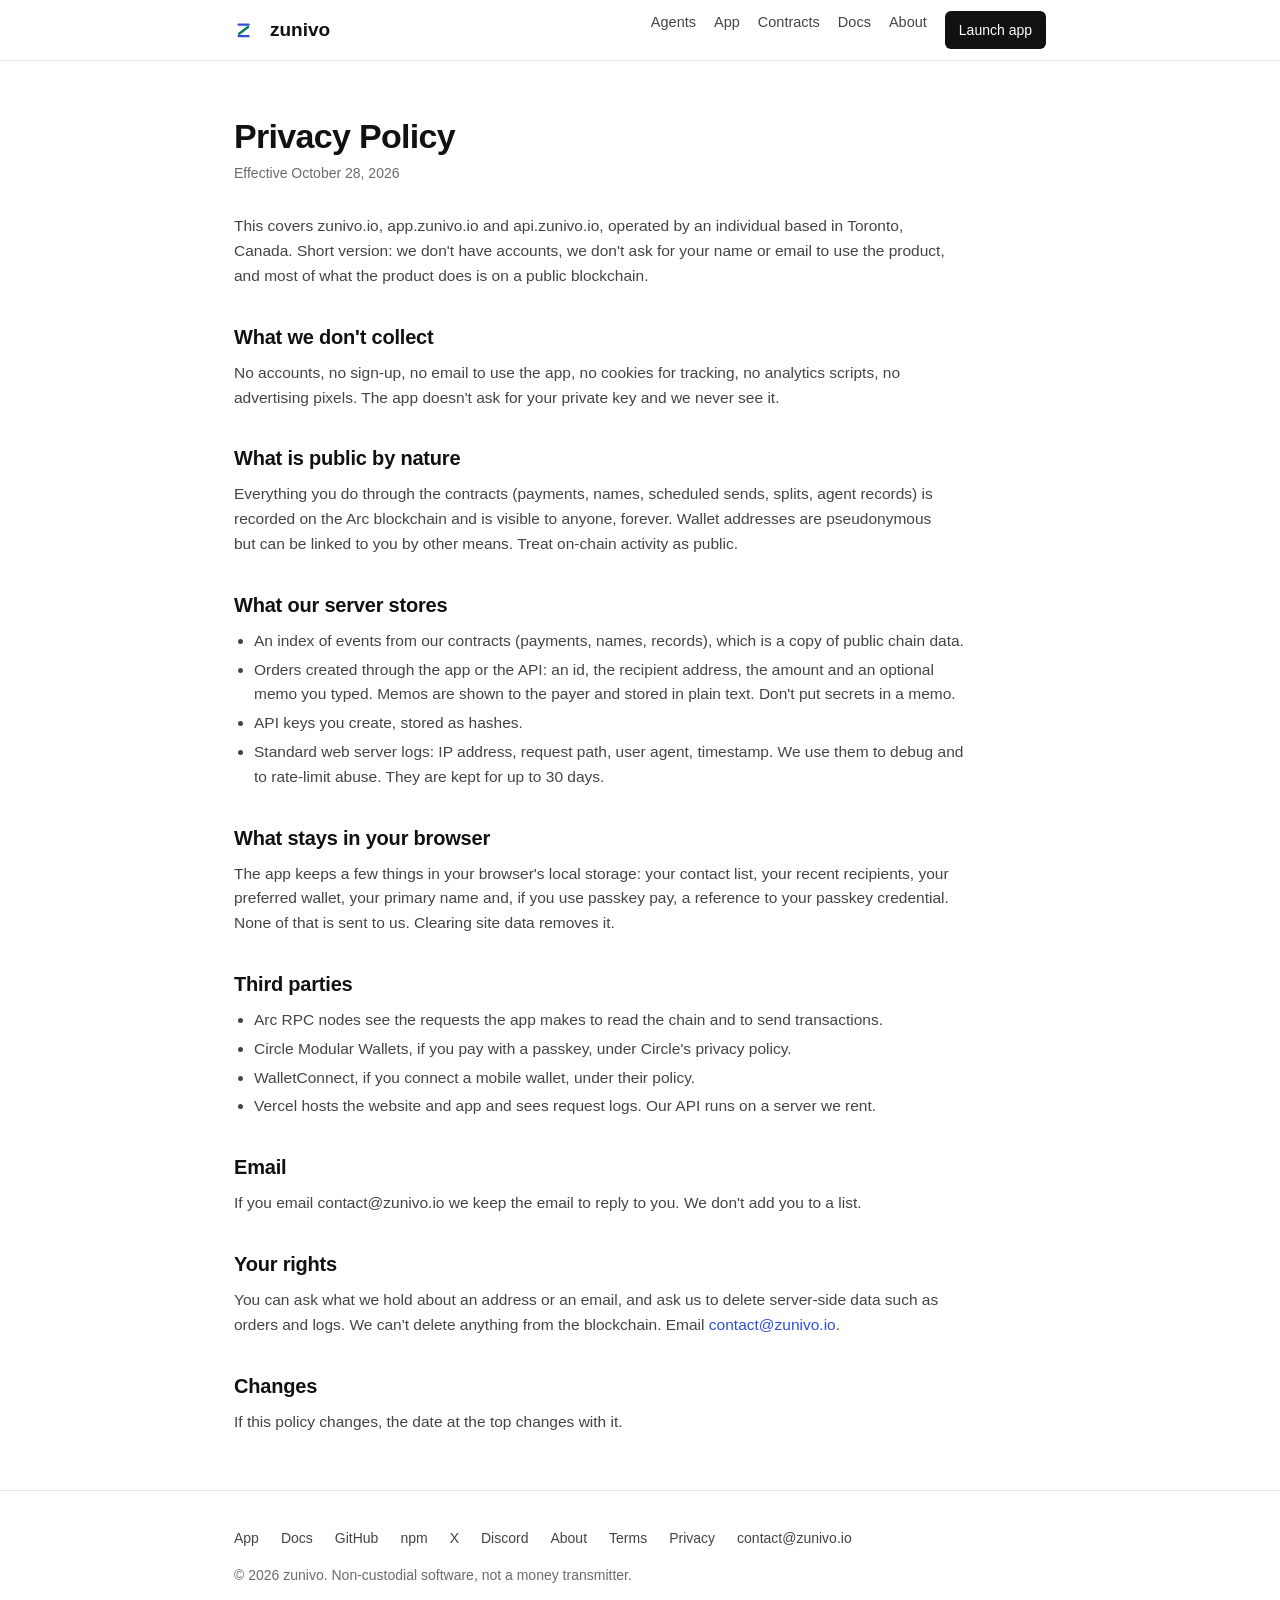
<file: privacy.html>
<!DOCTYPE html>
<html lang="en">
<head>
<meta charset="utf-8" />
<meta name="viewport" content="width=device-width, initial-scale=1" />
<title>Privacy Policy · zunivo</title>
<meta name="description" content="What zunivo collects, what it doesn't, and how to reach us." />
<link rel="canonical" href="https://zunivo.io/privacy" />
<meta property="og:title" content="Privacy Policy · zunivo" />
<meta property="og:description" content="What zunivo collects, what it doesn't, and how to reach us." />
<meta property="og:image" content="https://zunivo.io/og.png" />
<meta property="og:url" content="https://zunivo.io/privacy" />
<link rel="icon" type="image/svg+xml" href="/favicon.svg" />
<link rel="stylesheet" href="/site.css" />
</head>
<body>
<header><div class="wrap nav">
  <a class="brand" href="/"><svg viewBox="0 0 152 112" aria-hidden="true"><rect x="20" y="20" width="72" height="14" rx="7" fill="#2f4fd6"/><line x1="82" y1="41" x2="30" y2="81" stroke="#0b7a52" stroke-width="14" stroke-linecap="round"/><rect x="20" y="88" width="72" height="14" rx="7" fill="#2f4fd6"/></svg>zunivo</a>
  <nav>
    <a href="/#agents">Agents</a>
    <a href="/#app" class="hide">App</a>
    <a href="/#contracts">Contracts</a>
    <a href="https://docs.zunivo.io">Docs</a>
    <a href="/about" class="hide">About</a>
    <a class="cta" href="https://app.zunivo.io/">Launch app</a>
  </nav>
</div></header>


<section class="doc"><div class="wrap">
  <h1>Privacy Policy</h1>
  <p class="meta">Effective October 28, 2026</p>
  <p>This covers zunivo.io, app.zunivo.io and api.zunivo.io, operated by an individual based in Toronto, Canada. Short version: we don't have accounts, we don't ask for your name or email to use the product, and most of what the product does is on a public blockchain.</p>

  <h2>What we don't collect</h2>
  <p>No accounts, no sign-up, no email to use the app, no cookies for tracking, no analytics scripts, no advertising pixels. The app doesn't ask for your private key and we never see it.</p>

  <h2>What is public by nature</h2>
  <p>Everything you do through the contracts (payments, names, scheduled sends, splits, agent records) is recorded on the Arc blockchain and is visible to anyone, forever. Wallet addresses are pseudonymous but can be linked to you by other means. Treat on-chain activity as public.</p>

  <h2>What our server stores</h2>
  <ul>
    <li>An index of events from our contracts (payments, names, records), which is a copy of public chain data.</li>
    <li>Orders created through the app or the API: an id, the recipient address, the amount and an optional memo you typed. Memos are shown to the payer and stored in plain text. Don't put secrets in a memo.</li>
    <li>API keys you create, stored as hashes.</li>
    <li>Standard web server logs: IP address, request path, user agent, timestamp. We use them to debug and to rate-limit abuse. They are kept for up to 30 days.</li>
  </ul>

  <h2>What stays in your browser</h2>
  <p>The app keeps a few things in your browser's local storage: your contact list, your recent recipients, your preferred wallet, your primary name and, if you use passkey pay, a reference to your passkey credential. None of that is sent to us. Clearing site data removes it.</p>

  <h2>Third parties</h2>
  <ul>
    <li>Arc RPC nodes see the requests the app makes to read the chain and to send transactions.</li>
    <li>Circle Modular Wallets, if you pay with a passkey, under Circle's privacy policy.</li>
    <li>WalletConnect, if you connect a mobile wallet, under their policy.</li>
    <li>Vercel hosts the website and app and sees request logs. Our API runs on a server we rent.</li>
  </ul>

  <h2>Email</h2>
  <p>If you email contact@zunivo.io we keep the email to reply to you. We don't add you to a list.</p>

  <h2>Your rights</h2>
  <p>You can ask what we hold about an address or an email, and ask us to delete server-side data such as orders and logs. We can't delete anything from the blockchain. Email <a href="mailto:contact@zunivo.io">contact@zunivo.io</a>.</p>

  <h2>Changes</h2>
  <p>If this policy changes, the date at the top changes with it.</p>
</div></section>
<footer><div class="wrap">
  <div class="cols">
    <a href="https://app.zunivo.io/">App</a>
    <a href="https://docs.zunivo.io">Docs</a>
    <a href="https://github.com/zunivo-pay">GitHub</a>
    <a href="https://www.npmjs.com/package/zunivo-x402-arc">npm</a>
    <a href="https://x.com/zunivo_io">X</a>
    <a href="https://discord.com/invite/hyqd3rSFR6">Discord</a>
    <a href="/about">About</a>
    <a href="/terms">Terms</a>
    <a href="/privacy">Privacy</a>
    <a href="mailto:contact@zunivo.io">contact@zunivo.io</a>
  </div>
  <div>© 2026 zunivo. Non-custodial software, not a money transmitter.</div>
</div></footer>
</body>
</html>
</file>
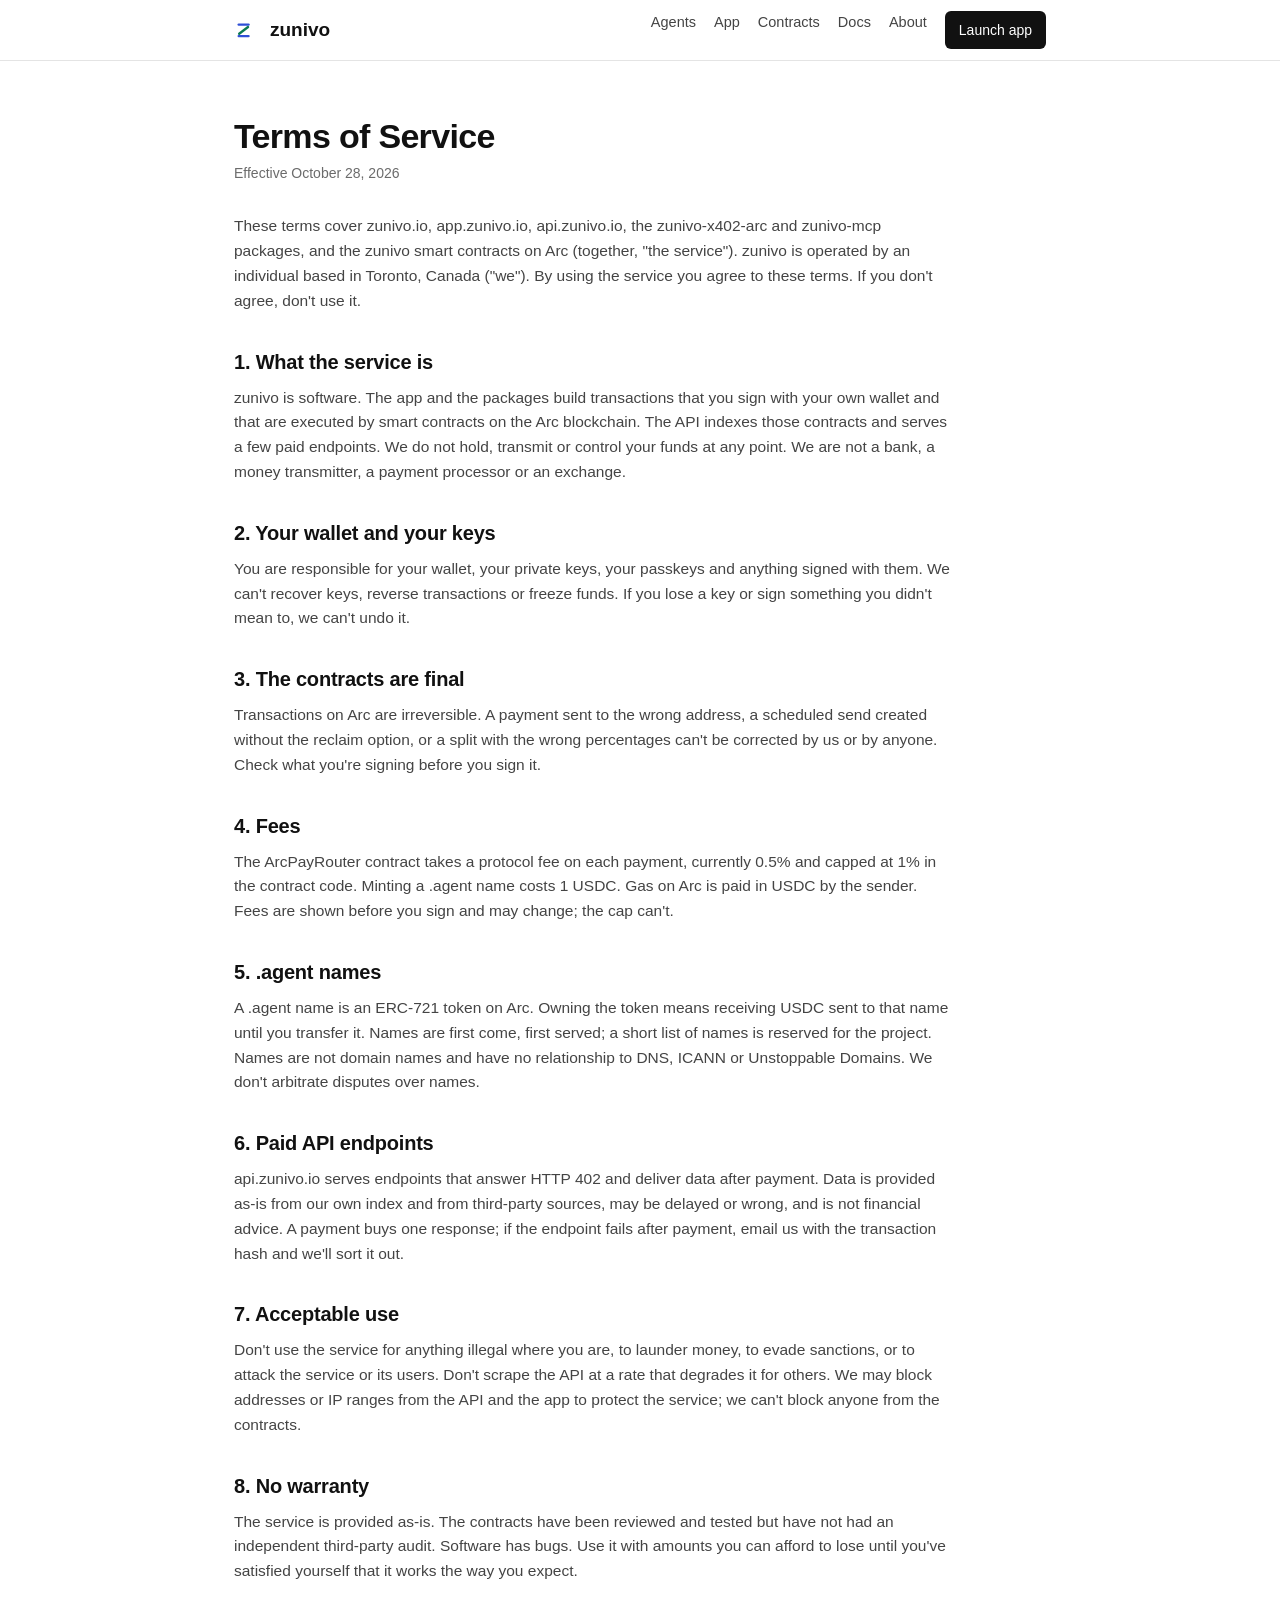
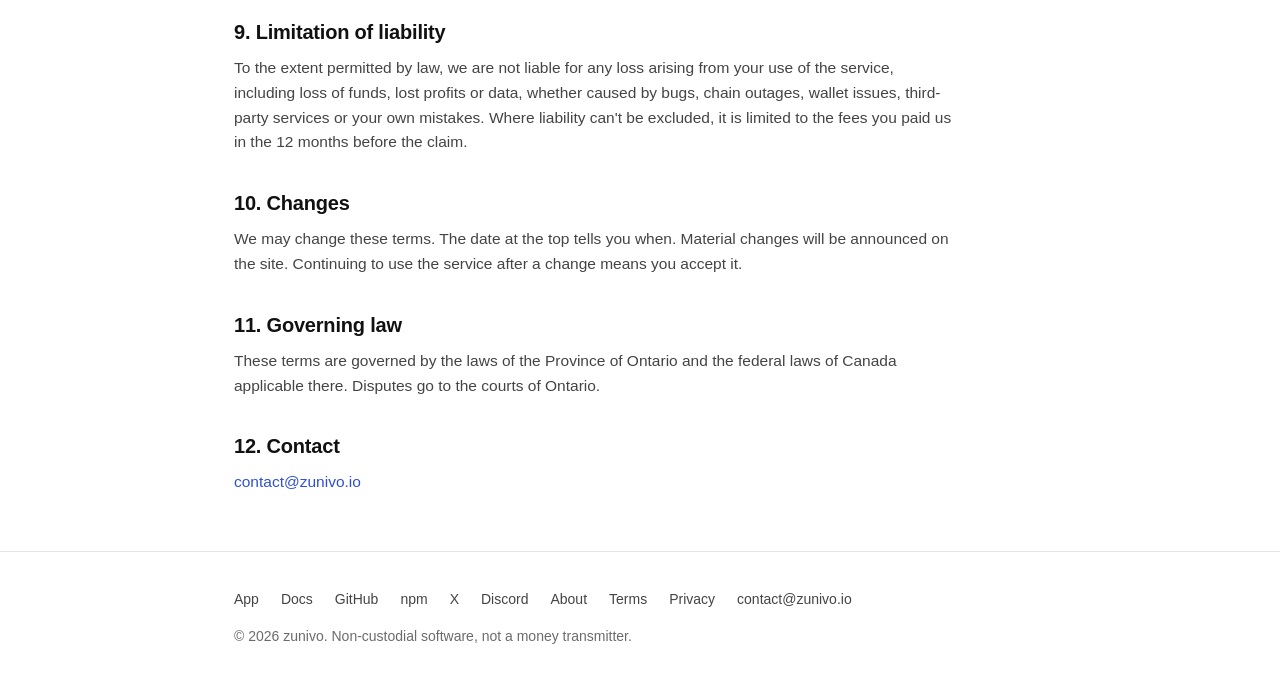
<file: terms.html>
<!DOCTYPE html>
<html lang="en">
<head>
<meta charset="utf-8" />
<meta name="viewport" content="width=device-width, initial-scale=1" />
<title>Terms of Service · zunivo</title>
<meta name="description" content="Terms for using the zunivo website, app, API and contracts." />
<link rel="canonical" href="https://zunivo.io/terms" />
<meta property="og:title" content="Terms of Service · zunivo" />
<meta property="og:description" content="Terms for using the zunivo website, app, API and contracts." />
<meta property="og:image" content="https://zunivo.io/og.png" />
<meta property="og:url" content="https://zunivo.io/terms" />
<link rel="icon" type="image/svg+xml" href="/favicon.svg" />
<link rel="stylesheet" href="/site.css" />
</head>
<body>
<header><div class="wrap nav">
  <a class="brand" href="/"><svg viewBox="0 0 152 112" aria-hidden="true"><rect x="20" y="20" width="72" height="14" rx="7" fill="#2f4fd6"/><line x1="82" y1="41" x2="30" y2="81" stroke="#0b7a52" stroke-width="14" stroke-linecap="round"/><rect x="20" y="88" width="72" height="14" rx="7" fill="#2f4fd6"/></svg>zunivo</a>
  <nav>
    <a href="/#agents">Agents</a>
    <a href="/#app" class="hide">App</a>
    <a href="/#contracts">Contracts</a>
    <a href="https://docs.zunivo.io">Docs</a>
    <a href="/about" class="hide">About</a>
    <a class="cta" href="https://app.zunivo.io/">Launch app</a>
  </nav>
</div></header>


<section class="doc"><div class="wrap">
  <h1>Terms of Service</h1>
  <p class="meta">Effective October 28, 2026</p>
  <p>These terms cover zunivo.io, app.zunivo.io, api.zunivo.io, the zunivo-x402-arc and zunivo-mcp packages, and the zunivo smart contracts on Arc (together, "the service"). zunivo is operated by an individual based in Toronto, Canada ("we"). By using the service you agree to these terms. If you don't agree, don't use it.</p>

  <h2>1. What the service is</h2>
  <p>zunivo is software. The app and the packages build transactions that you sign with your own wallet and that are executed by smart contracts on the Arc blockchain. The API indexes those contracts and serves a few paid endpoints. We do not hold, transmit or control your funds at any point. We are not a bank, a money transmitter, a payment processor or an exchange.</p>

  <h2>2. Your wallet and your keys</h2>
  <p>You are responsible for your wallet, your private keys, your passkeys and anything signed with them. We can't recover keys, reverse transactions or freeze funds. If you lose a key or sign something you didn't mean to, we can't undo it.</p>

  <h2>3. The contracts are final</h2>
  <p>Transactions on Arc are irreversible. A payment sent to the wrong address, a scheduled send created without the reclaim option, or a split with the wrong percentages can't be corrected by us or by anyone. Check what you're signing before you sign it.</p>

  <h2>4. Fees</h2>
  <p>The ArcPayRouter contract takes a protocol fee on each payment, currently 0.5% and capped at 1% in the contract code. Minting a .agent name costs 1 USDC. Gas on Arc is paid in USDC by the sender. Fees are shown before you sign and may change; the cap can't.</p>

  <h2>5. .agent names</h2>
  <p>A .agent name is an ERC-721 token on Arc. Owning the token means receiving USDC sent to that name until you transfer it. Names are first come, first served; a short list of names is reserved for the project. Names are not domain names and have no relationship to DNS, ICANN or Unstoppable Domains. We don't arbitrate disputes over names.</p>

  <h2>6. Paid API endpoints</h2>
  <p>api.zunivo.io serves endpoints that answer HTTP 402 and deliver data after payment. Data is provided as-is from our own index and from third-party sources, may be delayed or wrong, and is not financial advice. A payment buys one response; if the endpoint fails after payment, email us with the transaction hash and we'll sort it out.</p>

  <h2>7. Acceptable use</h2>
  <p>Don't use the service for anything illegal where you are, to launder money, to evade sanctions, or to attack the service or its users. Don't scrape the API at a rate that degrades it for others. We may block addresses or IP ranges from the API and the app to protect the service; we can't block anyone from the contracts.</p>

  <h2>8. No warranty</h2>
  <p>The service is provided as-is. The contracts have been reviewed and tested but have not had an independent third-party audit. Software has bugs. Use it with amounts you can afford to lose until you've satisfied yourself that it works the way you expect.</p>

  <h2>9. Limitation of liability</h2>
  <p>To the extent permitted by law, we are not liable for any loss arising from your use of the service, including loss of funds, lost profits or data, whether caused by bugs, chain outages, wallet issues, third-party services or your own mistakes. Where liability can't be excluded, it is limited to the fees you paid us in the 12 months before the claim.</p>

  <h2>10. Changes</h2>
  <p>We may change these terms. The date at the top tells you when. Material changes will be announced on the site. Continuing to use the service after a change means you accept it.</p>

  <h2>11. Governing law</h2>
  <p>These terms are governed by the laws of the Province of Ontario and the federal laws of Canada applicable there. Disputes go to the courts of Ontario.</p>

  <h2>12. Contact</h2>
  <p><a href="mailto:contact@zunivo.io">contact@zunivo.io</a></p>
</div></section>
<footer><div class="wrap">
  <div class="cols">
    <a href="https://app.zunivo.io/">App</a>
    <a href="https://docs.zunivo.io">Docs</a>
    <a href="https://github.com/zunivo-pay">GitHub</a>
    <a href="https://www.npmjs.com/package/zunivo-x402-arc">npm</a>
    <a href="https://x.com/zunivo_io">X</a>
    <a href="https://discord.com/invite/hyqd3rSFR6">Discord</a>
    <a href="/about">About</a>
    <a href="/terms">Terms</a>
    <a href="/privacy">Privacy</a>
    <a href="mailto:contact@zunivo.io">contact@zunivo.io</a>
  </div>
  <div>© 2026 zunivo. Non-custodial software, not a money transmitter.</div>
</div></footer>
</body>
</html>
</file>
<file: site.css>
*{margin:0;padding:0;box-sizing:border-box}
:root{--bg:#fff;--ink:#111;--ink2:#444;--mute:#6b6b6b;--line:#e4e4e4;--blue:#2f4fd6;--green:#0b7a52}
html{scroll-behavior:smooth}
body{font-family:Inter,-apple-system,BlinkMacSystemFont,"Segoe UI",Helvetica,Arial,sans-serif;background:var(--bg);color:var(--ink);line-height:1.6;-webkit-font-smoothing:antialiased}
.wrap{max-width:860px;margin:0 auto;padding:0 24px}
a{color:var(--blue);text-decoration:none}
a:hover{text-decoration:underline}
code,pre{font-family:ui-monospace,SFMono-Regular,Menlo,Consolas,monospace;font-size:.92em}
code{background:#f3f3f3;padding:1px 5px;border-radius:4px}
pre{background:#f6f6f6;border:1px solid var(--line);border-radius:8px;padding:16px 18px;overflow:auto;line-height:1.5;font-size:13.5px}
header{border-bottom:1px solid var(--line)}
.nav{display:flex;align-items:center;gap:22px;height:60px}
.nav .brand{display:flex;align-items:center;gap:10px;font-weight:700;font-size:19px;color:var(--ink)}
.nav .brand svg{width:26px;height:19px}
.nav nav{margin-left:auto;display:flex;gap:18px;font-size:14.5px}
.nav nav a{color:var(--ink2)}
.nav .cta{background:var(--ink);color:#fff;padding:8px 14px;border-radius:6px;font-size:14px;font-weight:500}
.nav .cta:hover{text-decoration:none;background:#000}
h1{font-size:clamp(32px,5vw,46px);line-height:1.15;letter-spacing:-.02em;font-weight:700;max-width:760px}
h2{font-size:24px;letter-spacing:-.01em;font-weight:700;margin:0 0 12px}
h3{font-size:17px;font-weight:600;margin:0 0 4px}
p{max-width:680px}
.lead{font-size:18px;color:var(--ink2);margin-top:16px}
section{padding:56px 0;border-bottom:1px solid var(--line)}
section.hero{padding:72px 0 56px}
.btns{display:flex;gap:12px;margin-top:26px;flex-wrap:wrap}
.btn{display:inline-block;padding:10px 16px;border-radius:6px;font-weight:500;font-size:15px;border:1px solid var(--ink);color:var(--ink)}
.btn.primary{background:var(--ink);color:#fff}
.btn:hover{text-decoration:none}
.small{font-size:13.5px;color:var(--mute)}
.list{display:grid;gap:22px;margin-top:22px}
.list .item p{color:var(--ink2);font-size:15px}
.contracts{list-style:none;margin-top:14px;display:grid;gap:10px}
.contracts li{display:flex;flex-wrap:wrap;gap:4px 14px;align-items:baseline;font-size:15px}
.contracts li code{font-size:13px}
.contracts li span{color:var(--mute);font-size:14px}
details{border-top:1px solid var(--line);padding:14px 0}
details:last-of-type{border-bottom:1px solid var(--line)}
summary{cursor:pointer;font-weight:600;font-size:16px}
details p{margin-top:8px;color:var(--ink2);font-size:15px}
.shot{margin-top:22px;border:1px solid var(--line);border-radius:8px;overflow:hidden}
.shot img{display:block;width:100%;height:auto}
footer{padding:36px 0 48px;font-size:14px;color:var(--mute)}
footer .cols{display:flex;flex-wrap:wrap;gap:10px 22px;margin-bottom:14px}
footer a{color:var(--ink2)}
.doc h1{font-size:34px;margin-bottom:6px}
.doc .meta{color:var(--mute);font-size:14px;margin-bottom:30px}
.doc h2{font-size:20px;margin:32px 0 8px}
.doc p,.doc li{color:var(--ink2);font-size:15.5px;max-width:720px}
.doc ul{padding-left:20px;margin:8px 0}
.doc li{margin:4px 0}
@media (max-width:640px){.nav nav{gap:12px;font-size:13.5px}.nav nav a.hide{display:none}section{padding:40px 0}}
</file>
